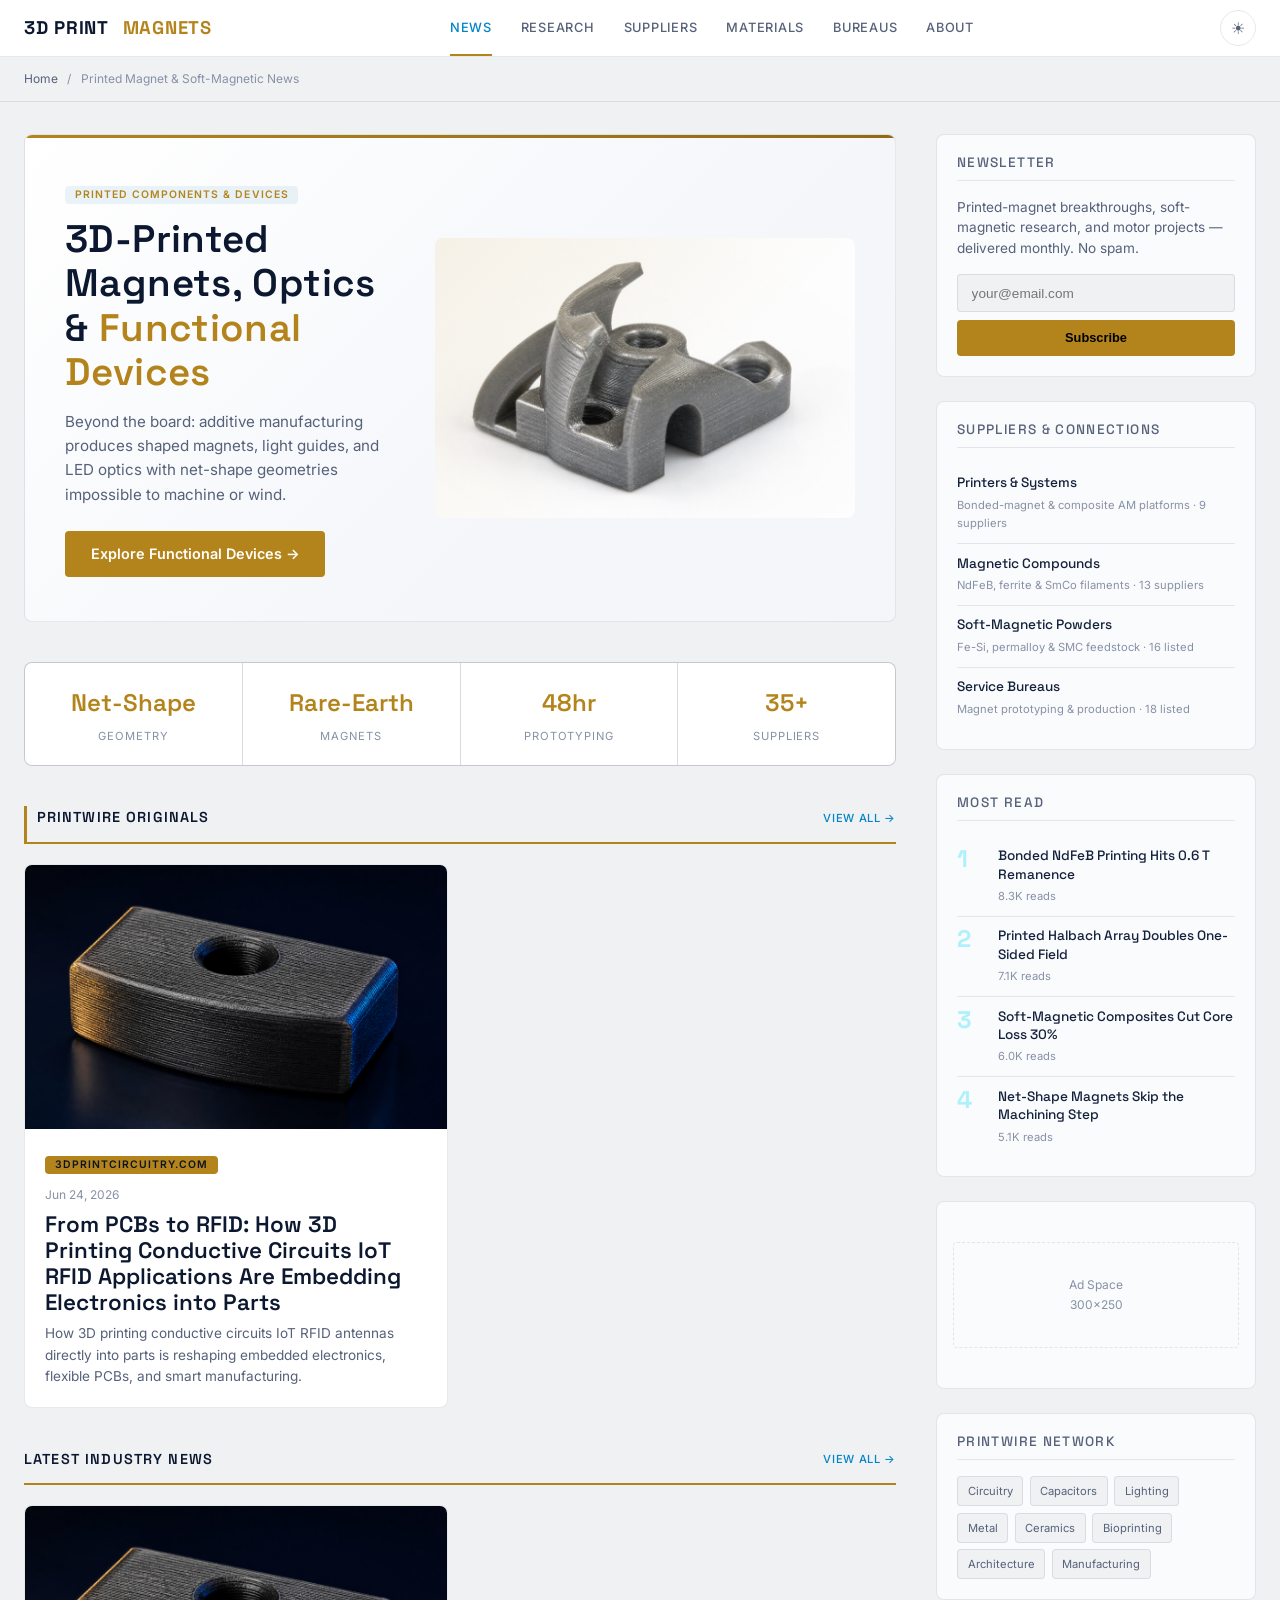
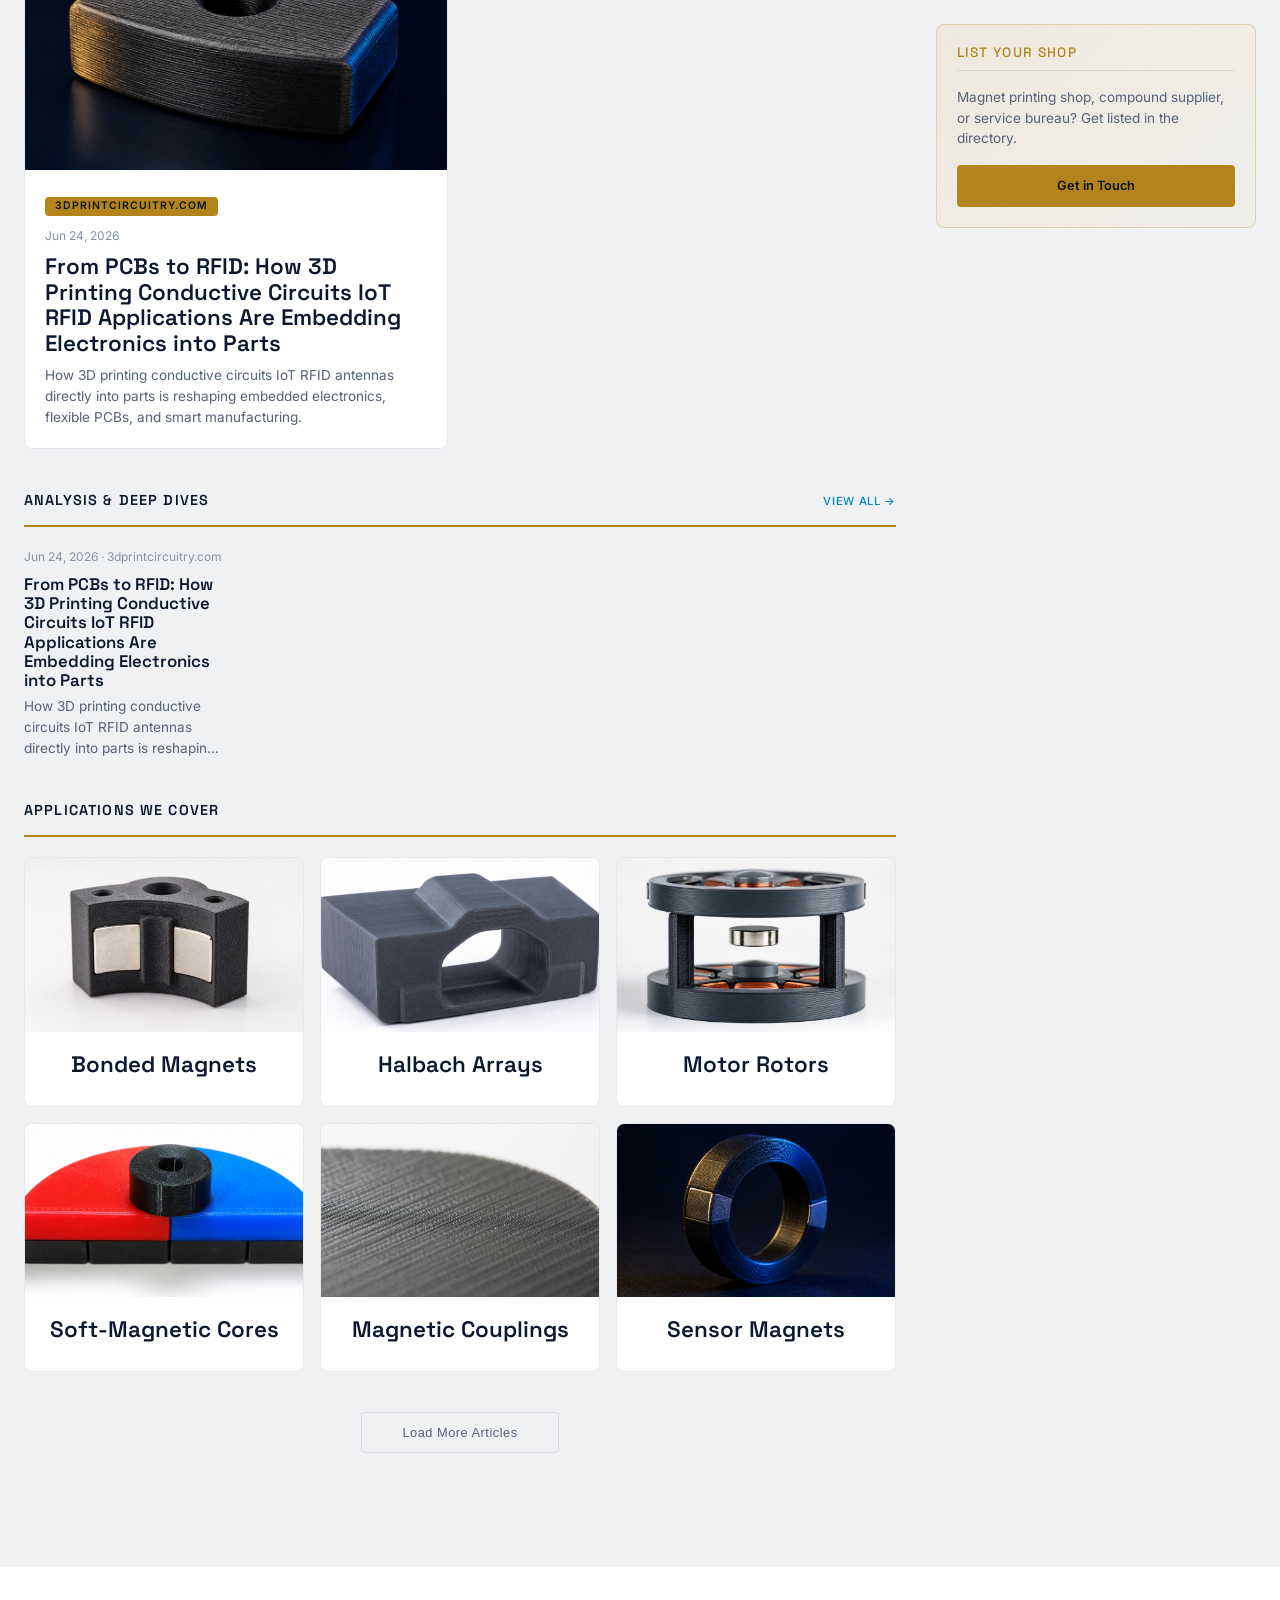
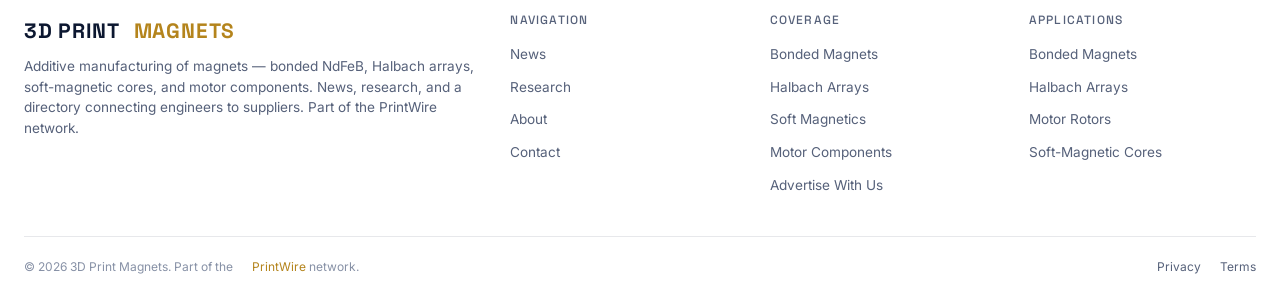
<file: static/index.html>
<!DOCTYPE html>
<html lang="en">
<head>
  <meta charset="UTF-8">
  <meta name="viewport" content="width=device-width, initial-scale=1.0">
  <meta name="description" content="3D Print Magnets: additive manufacturing of magnets — bonded NdFeB, Halbach arrays, soft-magnetic cores, and motor components. News, research, and a supplier directory.">
  <title>3D Print Magnets — Bonded &amp; Soft-Magnetic AM News &amp; Suppliers</title>
  <link rel="preconnect" href="https://fonts.googleapis.com">
  <link rel="preconnect" href="https://fonts.gstatic.com" crossorigin>
  <link href="https://fonts.googleapis.com/css2?family=Space+Grotesk:wght@500;600;700&family=Inter:wght@400;500;600&display=swap" rel="stylesheet">
  <link rel="stylesheet" href="css/editorial.css">
  <link rel="icon" type="image/svg+xml" href="/favicon.svg">
  <meta property="og:type" content="website">
  <meta property="og:title" content="3D Print Magnets — Bonded &amp; Soft-Magnetic AM News &amp; Suppliers">
  <meta property="og:description" content="3D Print Magnets: additive manufacturing of magnets — bonded NdFeB, Halbach arrays, soft-magnetic cores, and motor components. News, research, and a supplier directory.">
  <meta property="og:image" content="https://3dprintmagnets.com/images/mg01_hero_magnet.png">
  <meta property="og:url" content="https://3dprintmagnets.com/">
  <meta name="twitter:card" content="summary_large_image">
  <meta name="twitter:image" content="https://3dprintmagnets.com/images/mg01_hero_magnet.png">
</head>
<body>

<header class="ed-header">
  <div class="ed-header-inner">
    <a href="index.html" class="ed-logo">
      3D&nbsp;PRINT&nbsp;<span class="ed-logo-accent">MAGNETS</span>
    </a>
    <button class="ed-nav-toggle" aria-label="Menu" onclick="document.querySelector('.ed-nav').classList.toggle('open')">&#9776;</button>
    <nav class="ed-nav">
      <a href="index.html" class="active">News</a>
      <a href="/articles/">Research</a>
      <a href="#suppliers">Suppliers</a>
      <a href="#suppliers">Materials</a>
      <a href="#suppliers">Bureaus</a>
      <a href="about.html">About</a>
    </nav>
    <button class="ed-theme-toggle" id="themeToggle" aria-label="Toggle light/dark mode" title="Toggle light/dark mode">&#9790;</button>
  </div>
</header>

<div class="ed-breadcrumbs">
  <a href="index.html">Home</a> <span>/</span> Printed Magnet &amp; Soft-Magnetic News
</div>

<div class="ed-layout">
  <div class="ed-main">

    <article class="ed-hero-split">
      <div class="ed-hero-split-text">
        <span class="ed-badge">Printed Components & Devices</span>
        <h1>3D-Printed Magnets, Optics &amp; <span class="ed-logo-accent">Functional Devices</span></h1>
        <p class="ed-hero-excerpt">Beyond the board: additive manufacturing produces shaped magnets, light guides, and LED optics with net-shape geometries impossible to machine or wind.</p>
        <a href="/articles/" class="ed-hero-cta">Explore Functional Devices &rarr;</a>
      </div>
      <div class="ed-hero-visual">
        <img src="images/mg01_hero_magnet.png" alt="Printed Components & Devices">
      </div>
    </article>

    <div class="ed-stats">
      <div class="ed-stat"><div class="ed-stat-value">Net-Shape</div><div class="ed-stat-label">Geometry</div></div>
      <div class="ed-stat"><div class="ed-stat-value">Rare-Earth</div><div class="ed-stat-label">Magnets</div></div>
      <div class="ed-stat"><div class="ed-stat-value">48hr</div><div class="ed-stat-label">Prototyping</div></div>
      <div class="ed-stat"><div class="ed-stat-value">35+</div><div class="ed-stat-label">Suppliers</div></div>
    </div>

    <div class="ed-section-label" style="border-left:3px solid var(--accent);padding-left:0.6rem;">
      PrintWire Originals
      <a href="/articles/">View All &rarr;</a>
    </div>
    <div class="ed-card-grid" id="pwOriginals">
      <div style="grid-column:1/-1;text-align:center;padding:2rem;color:var(--text-faint);">Loading PrintWire articles…</div>
    </div>

    <div class="ed-section-label">
      Latest Industry News
      <a href="#">View All &rarr;</a>
    </div>
    <div class="ed-card-grid" id="newsGrid">
      <div style="grid-column: 1/-1; text-align:center; padding:2rem; color:var(--text-faint);">Loading latest news…</div>
    </div>

    <div class="ed-section-label">
      Analysis &amp; Deep Dives
      <a href="/articles/">View All &rarr;</a>
    </div>
    <div class="ed-list" id="pwDeepDives">
      <div style="padding:1.5rem;color:var(--text-faint);">Loading analysis…</div>
    </div>

    <div class="ed-section-label">
      Applications We Cover
    </div>
    <div class="ed-card-grid" style="grid-template-columns: repeat(3, 1fr); gap: 1rem; margin-bottom: 2.5rem;">
      <a href="#" class="ed-card" style="text-align:center;">
        <img class="ed-card-img" src="images/mg05_bonded_magnet.png" alt="Bonded Magnets">
        <div class="ed-card-body"><h3>Bonded Magnets</h3></div>
      </a>
      <a href="#" class="ed-card" style="text-align:center;">
        <img class="ed-card-img" src="images/mg06_field_shaping.png" alt="Halbach Arrays">
        <div class="ed-card-body"><h3>Halbach Arrays</h3></div>
      </a>
      <a href="#" class="ed-card" style="text-align:center;">
        <img class="ed-card-img" src="images/mg07_maglev.png" alt="Motor Rotors">
        <div class="ed-card-body"><h3>Motor Rotors</h3></div>
      </a>
      <a href="#" class="ed-card" style="text-align:center;">
        <img class="ed-card-img" src="images/mg08_sensor_magnet.png" alt="Soft-Magnetic Cores">
        <div class="ed-card-body"><h3>Soft-Magnetic Cores</h3></div>
      </a>
      <a href="#" class="ed-card" style="text-align:center;">
        <img class="ed-card-img" src="images/mg09_magnet_macro.png" alt="Magnetic Couplings">
        <div class="ed-card-body"><h3>Magnetic Couplings</h3></div>
      </a>
      <a href="#" class="ed-card" style="text-align:center;">
        <img class="ed-card-img" src="images/m08_sensor_ring.png" alt="Sensor Magnets">
        <div class="ed-card-body"><h3>Sensor Magnets</h3></div>
      </a>
    </div>

    <div class="ed-load-more">
      <button>Load More Articles</button>
    </div>

  </div>

  <aside class="ed-sidebar">

    <div class="ed-sidebar-block ed-newsletter">
      <h4>Newsletter</h4>
      <p>Printed-magnet breakthroughs, soft-magnetic research, and motor projects — delivered monthly. No spam.</p>
      <form action="https://api.web3forms.com/submit" method="POST" onsubmit="this.querySelector('button').textContent='Subscribed!';this.querySelector('button').disabled=true;">
        <input type="hidden" name="access_key" value="6f33053b-6d08-414b-9615-665f88c98da8">
        <input type="hidden" name="subject" value="Newsletter Signup — 3dprintmagnets.com">
        <input type="hidden" name="from_name" value="Newsletter Signup">
        <input type="email" name="email" placeholder="your@email.com" required>
        <button type="submit">Subscribe</button>
      </form>
    </div>

    <div class="ed-sidebar-block" id="suppliers">
      <h4>Suppliers &amp; Connections</h4>
      <div class="ed-popular-item">
        <div>
          <h3><a href="#">Printers &amp; Systems</a></h3>
          <div class="ed-popular-meta">Bonded-magnet &amp; composite AM platforms · 9 suppliers</div>
        </div>
      </div>
      <div class="ed-popular-item">
        <div>
          <h3><a href="#">Magnetic Compounds</a></h3>
          <div class="ed-popular-meta">NdFeB, ferrite &amp; SmCo filaments · 13 suppliers</div>
        </div>
      </div>
      <div class="ed-popular-item">
        <div>
          <h3><a href="#">Soft-Magnetic Powders</a></h3>
          <div class="ed-popular-meta">Fe-Si, permalloy &amp; SMC feedstock · 16 listed</div>
        </div>
      </div>
      <div class="ed-popular-item">
        <div>
          <h3><a href="#">Service Bureaus</a></h3>
          <div class="ed-popular-meta">Magnet prototyping &amp; production · 18 listed</div>
        </div>
      </div>
    </div>

    <div class="ed-sidebar-block">
      <h4>Most Read</h4>
      <div class="ed-popular-item">
        <span class="ed-popular-num">1</span>
        <div>
          <h3><a href="#">Bonded NdFeB Printing Hits 0.6 T Remanence</a></h3>
          <div class="ed-popular-meta">8.3K reads</div>
        </div>
      </div>
      <div class="ed-popular-item">
        <span class="ed-popular-num">2</span>
        <div>
          <h3><a href="#">Printed Halbach Array Doubles One-Sided Field</a></h3>
          <div class="ed-popular-meta">7.1K reads</div>
        </div>
      </div>
      <div class="ed-popular-item">
        <span class="ed-popular-num">3</span>
        <div>
          <h3><a href="#">Soft-Magnetic Composites Cut Core Loss 30%</a></h3>
          <div class="ed-popular-meta">6.0K reads</div>
        </div>
      </div>
      <div class="ed-popular-item">
        <span class="ed-popular-num">4</span>
        <div>
          <h3><a href="#">Net-Shape Magnets Skip the Machining Step</a></h3>
          <div class="ed-popular-meta">5.1K reads</div>
        </div>
      </div>
    </div>

    <div class="ed-sidebar-block" style="text-align:center; color: var(--text-faint); font-size: 0.75rem; padding: 2.5rem 1rem;">
      <div style="border: 1px dashed var(--border); border-radius: 4px; padding: 2rem 1rem;">
        Ad Space<br>300×250
      </div>
    </div>

    <div class="ed-sidebar-block">
      <h4>PrintWire Network</h4>
      <div class="ed-network-links">
        <a href="https://3dprintcircuitry.com">Circuitry</a>
        <a href="https://3dprintcapacitors.com">Capacitors</a>
        <a href="https://3dprintlight.com">Lighting</a>
        <a href="https://dmls3d.com">Metal</a>
        <a href="https://3dprintceramics.com">Ceramics</a>
        <a href="https://3dprinttissue.com">Bioprinting</a>
        <a href="https://3dprintarchitecture.com">Architecture</a>
        <a href="https://sendcutship.com">Manufacturing</a>
      </div>
    </div>

    <div class="ed-sidebar-block" style="background: linear-gradient(135deg, rgba(227,179,65,0.12), rgba(227,179,65,0.04)); border-color: var(--border-accent);">
      <h4 style="color: var(--accent);">List Your Shop</h4>
      <p style="font-size: 0.85rem; color: var(--text-dim); margin-bottom: 1rem; line-height: 1.5;">Magnet printing shop, compound supplier, or service bureau? Get listed in the directory.</p>
      <a href="contact.html" style="display:block;text-align:center;padding:0.65rem;background:var(--accent);border-radius:4px;color:#0B1220;font-weight:600;font-size:0.8rem;transition:background 0.25s;" onmouseover="this.style.background='var(--accent-dark)'" onmouseout="this.style.background='var(--accent)'">Get in Touch</a>
    </div>

  </aside>
</div>

<footer class="ed-footer">
  <div class="ed-footer-inner">
    <div class="ed-footer-brand">
      <div class="ed-logo" style="font-size:1.3rem; margin-bottom: 0.5rem;">3D&nbsp;PRINT&nbsp;<span class="ed-logo-accent">MAGNETS</span></div>
      <p>Additive manufacturing of magnets — bonded NdFeB, Halbach arrays, soft-magnetic cores, and motor components. News, research, and a directory connecting engineers to suppliers. Part of the PrintWire network.</p>
    </div>
    <div>
      <h4>Navigation</h4>
      <ul>
        <li><a href="index.html">News</a></li>
        <li><a href="/articles/">Research</a></li>
        <li><a href="about.html">About</a></li>
        <li><a href="contact.html">Contact</a></li>
      </ul>
    </div>
    <div>
      <h4>Coverage</h4>
      <ul>
        <li><a href="#">Bonded Magnets</a></li>
        <li><a href="#">Halbach Arrays</a></li>
        <li><a href="#">Soft Magnetics</a></li>
        <li><a href="#">Motor Components</a></li>
        <li><a href="advertise.html">Advertise With Us</a></li>
      </ul>
    </div>
    <div>
      <h4>Applications</h4>
      <ul>
        <li><a href="#">Bonded Magnets</a></li>
        <li><a href="#">Halbach Arrays</a></li>
        <li><a href="#">Motor Rotors</a></li>
        <li><a href="#">Soft-Magnetic Cores</a></li>
      </ul>
    </div>
  </div>
  <div class="ed-footer-bottom">
    <span>&copy; 2026 3D Print Magnets. Part of the <a href="https://3dprint.space" style="color:var(--accent);">PrintWire</a> network.</span>
    <span>
      <a href="#">Privacy</a>
      <a href="#">Terms</a>
    </span>
  </div>
</footer>

<script>
document.querySelector('.ed-nav-toggle')?.addEventListener('click', () => {
  document.querySelector('.ed-nav').classList.toggle('open');
});

(function() {
  const btn = document.getElementById('themeToggle');
  const root = document.documentElement;
  function setTheme(theme) {
    root.setAttribute('data-theme', theme);
    localStorage.setItem('ed-theme', theme);
    btn.innerHTML = theme === 'dark' ? '&#9790;' : '&#9728;';
    btn.title = theme === 'dark' ? 'Switch to light mode' : 'Switch to dark mode';
  }
  const saved = localStorage.getItem('ed-theme');
  setTheme(saved || 'light');
  btn.addEventListener('click', () => {
    const current = root.getAttribute('data-theme') || 'dark';
    setTheme(current === 'dark' ? 'light' : 'dark');
  });
})();

(function() {
  var grid = document.getElementById('newsGrid');
  var orig = document.getElementById('pwOriginals');

  var feeds = [
    { url: 'https://news.google.com/rss/search?q=3D+printed+magnet+additive+manufacturing&hl=en-US&gl=US&ceid=US:en', name: 'Google News' },
    { url: 'https://news.google.com/rss/search?q=bonded+NdFeB+printed+magnet+Halbach&hl=en-US&gl=US&ceid=US:en', name: 'Google News' },
    { url: 'https://news.google.com/rss/search?q=additive+manufacturing+electric+motor+magnet&hl=en-US&gl=US&ceid=US:en', name: 'Google News' },
    { url: 'https://3dprintingindustry.com/feed/', name: '3DPI' }
  ];

    function bestImg(item){
    var raw = '';
    var html = item.content || item.description || '';
    var m = html.match(/<img[^>]+src=["']([^"'>]+)["']/i);
    if (m) raw = m[1];
    if (!raw) raw = (item.enclosure && item.enclosure.link) || item.thumbnail || '';
    if (!raw) return '';
    var full = raw.replace(/-\d{2,4}x\d{2,4}(?=\.(jpg|jpeg|png|webp|gif)(\?|$))/i, '');
    return 'https://wsrv.nl/?url=' + encodeURIComponent(full) + '&w=800&h=534&fit=cover&a=attention&output=jpg&q=82';
  }
  var api = 'https://api.rss2json.com/v1/api.json?rss_url=';
  var rss = [];
  var localArts = [];
  var loaded = 0;
  var total = feeds.length;
  var fallbackImgs = ['images/m01_bonded_magnet.png','images/m02_halbach.png','images/m03_motor_rotor.png','images/m04_soft_core.png','images/m05_mag_lattice.png','images/m06_mag_coupling.png','images/m07_flux_guide.png','images/m08_sensor_ring.png','images/m09_field_lines.png'];

  function stripHtml(html) {
    var d = document.createElement('div'); d.innerHTML = html;
    return d.textContent || '';
  }
  function esc(s) {
    var d = document.createElement('div'); d.appendChild(document.createTextNode(s));
    return d.innerHTML;
  }
  function card(a, i) {
    var img = a.img || fallbackImgs[i % fallbackImgs.length];
    var fb = fallbackImgs[(i+1) % fallbackImgs.length];
    var open = a.local
      ? 'onclick="location.href=\'' + esc(a.link) + '\'"'
      : 'onclick="window.open(\'' + esc(a.link) + '\',\'_blank\',\'noopener\')"';
    var linkAttrs = a.local ? 'href="' + esc(a.link) + '"'
      : 'href="' + esc(a.link) + '" target="_blank" rel="noopener"';
    var badge = a.local
      ? '<span class="ed-badge" style="background:var(--accent);color:#0B1220;">' + esc(a.source) + '</span>'
      : '<span class="ed-badge">' + esc(a.source) + '</span>';
    return '<article class="ed-card" style="cursor:pointer" ' + open + '>' +
      '<img class="ed-card-img" src="' + esc(img) + '" alt="" loading="lazy" onerror="this.onerror=null;this.src=\'' + fb + '\'">' +
      '<div class="ed-card-body">' + badge +
        '<div class="ed-card-meta">' + esc(a.dateStr || '') + '</div>' +
        '<h3><a ' + linkAttrs + ' onclick="event.stopPropagation()">' + esc(a.title) + '</a></h3>' +
        '<p class="ed-card-excerpt">' + esc(a.desc) + '</p>' +
      '</div></article>';
  }

  var localReady = fetch('network.json', { cache: 'no-store' })
    .then(function(r){ return r.ok ? r.json() : []; })
    .then(function(items){
      (items || []).forEach(function(it, i){
        localArts.push({ title: it.title, link: it.url, desc: it.summary || '',
          date: it.iso, dateStr: it.date, source: (it.origin || 'PrintWire'), local: true,
          img: it.img || fallbackImgs[i % fallbackImgs.length] });
      });
      if (orig) {
        orig.innerHTML = localArts.length
          ? localArts.slice(0, 6).map(card).join('')
          : '<div style="grid-column:1/-1;padding:1.5rem;color:var(--text-faint);">New PrintWire articles will appear here as they publish.</div>';
      }
    })
    .catch(function(){ if (orig) orig.innerHTML = ''; });

  var timeout = setTimeout(finish, 8000);
  feeds.forEach(function(feed) {
    fetch(api + encodeURIComponent(feed.url))
      .then(function(r){ return r.json(); })
      .then(function(data){
        if (data.status === 'ok' && data.items) {
          data.items.forEach(function(item){
            rss.push({ title: item.title, link: item.link,
              desc: stripHtml(item.description).substring(0,140) + '…',
              date: item.pubDate, source: feed.name, local: false,
              img: bestImg(item) });
          });
        }
      })
      .catch(function(){})
      .then(function(){ loaded++; if (loaded === total) { clearTimeout(timeout); finish(); } });
  });

  var done = false;
  function finish(){ if (done) return; done = true; localReady.then(render); }
  function render(){
    if (!grid) return;
    var merged = localArts.concat(rss);
    merged.forEach(function(a){ if (!a.dateStr && a.date) a.dateStr = new Date(a.date).toLocaleDateString('en-US',{year:'numeric',month:'short',day:'numeric'}); });
    merged.sort(function(a,b){ return new Date(b.date) - new Date(a.date); });
    var top = merged.slice(0, 8);
    grid.innerHTML = top.length
      ? top.map(card).join('')
      : '<div style="grid-column:1/-1;text-align:center;padding:2rem;color:var(--text-faint);">Unable to load news.</div>';
  }
})();

// -- Analysis & Deep Dives: PrintWire catalog in list format --
(function(){
  var box = document.getElementById('pwDeepDives');
  if (!box) return;
  function esc(s){var d=document.createElement('div');d.appendChild(document.createTextNode(s==null?'':s));return d.innerHTML;}
  var empty = '<div style="padding:1.5rem;color:var(--text-faint);">In-depth analysis and deep dives are on the way — check back soon.</div>';
  fetch('network.json',{cache:'no-store'})
    .then(function(r){ return r.ok ? r.json() : []; })
    .then(function(items){
      items = (items || []).slice();
      items.sort(function(a,b){ return (b.iso||'').localeCompare(a.iso||''); });
      if (!items.length){ box.innerHTML = empty; return; }
      box.innerHTML = items.slice(0,8).map(function(a){
        var img = a.img ? '<img src="'+esc(a.img)+'" alt="" loading="lazy">' : '';
        var meta = esc(a.date||'') + (a.origin ? ' · '+esc(a.origin) : '');
        return '<article class="ed-list-item">'+img+'<div>'+
          '<div class="ed-card-meta">'+meta+'</div>'+
          '<h3><a href="'+esc(a.url)+'">'+esc(a.title)+'</a></h3>'+
          '<p class="ed-card-excerpt">'+esc(a.summary||'')+'</p>'+
          '</div></article>';
      }).join('');
    })
    .catch(function(){ box.innerHTML = empty; });
})();
</script>
</body>
</html>
</file>
<file: static/css/editorial.css>
/* ============================================
   3dprintmetal.com — Editorial Layout
   Inspired by 3dnatives.com, modernized
   ============================================ */

/* ── Shared Tokens ───────────────────────────── */
:root {
  --accent: #00a8cc;
  --accent-dark: #008fad;
  --accent-dim: rgba(0,168,204,0.12);
  --red: #e53e3e;
  --radius: 8px;
  --radius-sm: 4px;
  --font-display: 'Oswald', sans-serif;
  --font-body: 'Inter', sans-serif;
  --transition: 0.25s cubic-bezier(0.4,0,0.2,1);
}

/* ── Dark Mode (default) ─────────────────────── */
:root, [data-theme="dark"] {
  --bg: #08090f;
  --bg-surface: #0e1019;
  --bg-card: #141620;
  --bg-card-hover: #1a1d2e;
  --bg-sidebar: #0f1118;
  --text: #e2e4e8;
  --text-dim: #8a8f9d;
  --text-faint: #555a68;
  --heading: #ffffff;
  --border: rgba(255,255,255,0.06);
  --border-accent: rgba(0,168,204,0.2);
  --shadow: 0 1px 3px rgba(0,0,0,0.4);
  --shadow-hover: 0 8px 24px rgba(0,0,0,0.5);
  --header-bg: rgba(8,9,15,0.92);
  --badge-bg: rgba(0,168,204,0.12);
  --input-bg: #0a0b12;
}

/* ── Light Mode ──────────────────────────────── */
[data-theme="light"] {
  --accent: #0077a8;
  --accent-dark: #005f85;
  --accent-dim: rgba(0,119,168,0.08);
  --bg: #f5f6f8;
  --bg-surface: #ffffff;
  --bg-card: #ffffff;
  --bg-card-hover: #f0f1f3;
  --bg-sidebar: #fafbfc;
  --text: #2d3748;
  --text-dim: #5a6577;
  --text-faint: #8e96a4;
  --heading: #1a202c;
  --border: rgba(0,0,0,0.08);
  --border-accent: rgba(0,119,168,0.2);
  --shadow: 0 1px 3px rgba(0,0,0,0.06);
  --shadow-hover: 0 8px 24px rgba(0,0,0,0.1);
  --header-bg: rgba(255,255,255,0.95);
  --badge-bg: rgba(0,119,168,0.08);
  --input-bg: #f0f1f3;
}

/* System preference when no manual choice */
@media (prefers-color-scheme: light) {
  :root:not([data-theme]) {
    --accent: #0077a8;
    --accent-dark: #005f85;
    --accent-dim: rgba(0,119,168,0.08);
    --bg: #f5f6f8;
    --bg-surface: #ffffff;
    --bg-card: #ffffff;
    --bg-card-hover: #f0f1f3;
    --bg-sidebar: #fafbfc;
    --text: #2d3748;
    --text-dim: #5a6577;
    --text-faint: #8e96a4;
    --heading: #1a202c;
    --border: rgba(0,0,0,0.08);
    --border-accent: rgba(0,119,168,0.2);
    --shadow: 0 1px 3px rgba(0,0,0,0.06);
    --shadow-hover: 0 8px 24px rgba(0,0,0,0.1);
    --header-bg: rgba(255,255,255,0.95);
    --badge-bg: rgba(0,119,168,0.08);
    --input-bg: #f0f1f3;
  }
}

/* ── Reset ───────────────────────────────────── */
*,*::before,*::after { margin:0;padding:0;box-sizing:border-box; }
html { scroll-behavior:smooth; font-size:16px; }
body {
  font-family: var(--font-body);
  color: var(--text);
  background: var(--input-bg);
  line-height: 1.65;
  -webkit-font-smoothing: antialiased;
  overflow-x: hidden;
}
a { color: inherit; text-decoration: none; }
img { max-width: 100%; display: block; }

/* ── Typography ──────────────────────────────── */
h1,h2,h3,h4 { font-family: var(--font-display); font-weight: 600; line-height: 1.15; color: var(--heading); }
h1 { font-size: clamp(2rem, 5vw, 3rem); letter-spacing: 0.01em; }
h2 { font-size: clamp(1.5rem, 3.5vw, 2.2rem); }
h3 { font-size: clamp(1.1rem, 2vw, 1.4rem); }
h4 { font-size: 0.85rem; text-transform: uppercase; letter-spacing: 0.1em; color: var(--text-dim); font-weight: 500; }

/* ── Header ──────────────────────────────────── */
.ed-header {
  position: sticky; top: 0; z-index: 100;
  background: var(--header-bg);
  backdrop-filter: blur(16px);
  border-bottom: 1px solid var(--border);
}
.ed-header-inner {
  max-width: 1280px;
  margin: 0 auto;
  display: flex;
  align-items: center;
  justify-content: space-between;
  padding: 0 1.5rem;
  height: 56px;
}
.ed-logo {
  font-family: var(--font-display);
  font-size: 1.15rem;
  font-weight: 700;
  color: var(--heading);
  letter-spacing: 0.04em;
  display: flex; align-items: center; gap: 0.5rem;
}
.ed-logo-accent { color: var(--accent); }
.ed-nav { display: flex; gap: 0; align-items: center; }
.ed-nav a {
  padding: 0 0.9rem;
  font-size: 0.8rem;
  font-weight: 500;
  color: var(--text-dim);
  text-transform: uppercase;
  letter-spacing: 0.06em;
  transition: color var(--transition);
  line-height: 56px;
  position: relative;
}
.ed-nav a:hover, .ed-nav a.active { color: var(--heading); }
.ed-nav a.active::after {
  content: ''; position: absolute; bottom: 0; left: 0.9rem; right: 0.9rem;
  height: 2px; background: var(--accent);
}
.ed-nav-toggle {
  display: none; background: none; border: none; color: var(--text);
  font-size: 1.5rem; cursor: pointer; padding: 0.5rem;
}

/* Theme toggle */
.ed-theme-toggle {
  background: none; border: 1px solid var(--border);
  color: var(--text-dim); cursor: pointer;
  width: 36px; height: 36px;
  border-radius: 50%;
  display: flex; align-items: center; justify-content: center;
  font-size: 1rem;
  transition: all var(--transition);
  margin-left: 0.5rem;
  flex-shrink: 0;
}
.ed-theme-toggle:hover { border-color: var(--accent); color: var(--accent); }

/* ── Breadcrumbs ─────────────────────────────── */
.ed-breadcrumbs {
  max-width: 1280px; margin: 0 auto;
  padding: 0.75rem 1.5rem;
  font-size: 0.75rem;
  color: var(--text-faint);
  border-bottom: 1px solid var(--border);
}
.ed-breadcrumbs a { color: var(--text-dim); transition: color var(--transition); }
.ed-breadcrumbs a:hover { color: var(--accent); }
.ed-breadcrumbs span { margin: 0 0.4rem; }

/* ── Layout ──────────────────────────────────── */
.ed-layout {
  max-width: 1280px;
  margin: 0 auto;
  display: grid;
  grid-template-columns: 1fr 320px;
  gap: 2.5rem;
  padding: 2rem 1.5rem;
  align-items: start;
}
.ed-main { min-width: 0; }
.ed-sidebar { position: sticky; top: 72px; }

/* ── Hero / Featured Story ───────────────────── */
.ed-hero {
  margin-bottom: 2.5rem;
  position: relative;
  border-radius: var(--radius);
  overflow: hidden;
  background: var(--bg-card);
}
.ed-hero img {
  width: 100%;
  aspect-ratio: 16/8;
  object-fit: cover;
  display: block;
}
.ed-hero-overlay {
  position: absolute; inset: 0;
  background: linear-gradient(0deg, rgba(8,9,15,0.95) 0%, rgba(8,9,15,0.3) 50%, transparent 100%);
}
[data-theme="light"] .ed-hero-overlay {
  background: linear-gradient(0deg, rgba(245,246,248,0.97) 0%, rgba(245,246,248,0.4) 50%, transparent 100%);
}
.ed-hero-content {
  position: absolute;
  bottom: 0; left: 0; right: 0;
  padding: 2rem 2.5rem;
}
.ed-hero .ed-badge { margin-bottom: 0.75rem; }
.ed-hero h1 { margin-bottom: 0.5rem; }
.ed-hero h1 a { color: var(--heading); transition: color var(--transition); }
.ed-hero h1 a:hover { color: var(--accent); }
.ed-hero-meta {
  font-size: 0.8rem;
  color: var(--text-dim);
  display: flex; gap: 1rem; align-items: center;
}
.ed-hero-excerpt {
  margin-top: 0.75rem;
  font-size: 0.95rem;
  color: var(--text-dim);
  line-height: 1.6;
  max-width: 600px;
}

/* ── Badge / Tag ─────────────────────────────── */
.ed-badge {
  display: inline-block;
  font-size: 0.65rem;
  font-weight: 600;
  text-transform: uppercase;
  letter-spacing: 0.1em;
  padding: 0.25rem 0.6rem;
  border-radius: var(--radius-sm);
  background: var(--badge-bg);
  color: var(--accent);
  line-height: 1;
}
.ed-badge.red { background: rgba(255,68,68,0.12); color: var(--red); }

/* ── Section Label ───────────────────────────── */
.ed-section-label {
  font-family: var(--font-display);
  font-size: 0.9rem;
  font-weight: 600;
  text-transform: uppercase;
  letter-spacing: 0.08em;
  color: var(--heading);
  margin-bottom: 1.25rem;
  padding-bottom: 0.75rem;
  border-bottom: 2px solid var(--accent);
  display: flex;
  align-items: center;
  justify-content: space-between;
}
.ed-section-label a {
  font-family: var(--font-body);
  font-size: 0.7rem;
  font-weight: 500;
  color: var(--accent);
  text-transform: uppercase;
  letter-spacing: 0.06em;
}

/* ── Article Cards ───────────────────────────── */
.ed-card-grid {
  display: grid;
  grid-template-columns: repeat(2, 1fr);
  gap: 1.5rem;
  margin-bottom: 2.5rem;
}
.ed-card {
  background: var(--bg-card);
  border-radius: var(--radius);
  overflow: hidden;
  border: 1px solid var(--border);
  transition: transform var(--transition), box-shadow var(--transition), border-color var(--transition);
}
.ed-card:hover {
  transform: translateY(-2px);
  box-shadow: var(--shadow-hover);
  border-color: var(--border-accent);
}
.ed-card-img {
  aspect-ratio: 16/10;
  object-fit: cover;
  width: 100%;
}
.ed-card-body { padding: 1.25rem; }
.ed-card-body .ed-badge { margin-bottom: 0.65rem; }
.ed-card-body h3 { margin-bottom: 0.5rem; }
.ed-card-body h3 a { color: var(--heading); transition: color var(--transition); }
.ed-card-body h3 a:hover { color: var(--accent); }
.ed-card-meta {
  font-size: 0.75rem;
  color: var(--text-faint);
  margin-bottom: 0.5rem;
}
.ed-card-excerpt {
  font-size: 0.85rem;
  color: var(--text-dim);
  line-height: 1.55;
  display: -webkit-box;
  -webkit-line-clamp: 3;
  -webkit-box-orient: vertical;
  overflow: hidden;
}

/* ── Article List (compact) ──────────────────── */
.ed-list { display: flex; flex-direction: column; gap: 1.25rem; margin-bottom: 2.5rem; }
.ed-list-item {
  display: grid;
  grid-template-columns: 200px 1fr;
  gap: 1rem;
  padding-bottom: 1.25rem;
  border-bottom: 1px solid var(--border);
  align-items: start;
}
.ed-list-item:last-child { border-bottom: none; padding-bottom: 0; }
.ed-list-item img {
  aspect-ratio: 16/10;
  object-fit: cover;
  border-radius: var(--radius-sm);
  width: 100%;
}
.ed-list-item h3 { font-size: 1.05rem; margin-bottom: 0.35rem; }
.ed-list-item h3 a { color: var(--heading); transition: color var(--transition); }
.ed-list-item h3 a:hover { color: var(--accent); }

/* ── Sidebar ─────────────────────────────────── */
.ed-sidebar-block {
  background: var(--bg-sidebar);
  border: 1px solid var(--border);
  border-radius: var(--radius);
  padding: 1.25rem;
  margin-bottom: 1.5rem;
}
.ed-sidebar-block h4 {
  margin-bottom: 1rem;
  padding-bottom: 0.6rem;
  border-bottom: 1px solid var(--border);
}

/* Newsletter widget */
.ed-newsletter p { font-size: 0.85rem; color: var(--text-dim); margin-bottom: 1rem; line-height: 1.5; }
.ed-newsletter input[type="email"] {
  width: 100%;
  padding: 0.65rem 0.85rem;
  background: var(--input-bg);
  border: 1px solid var(--border);
  border-radius: var(--radius-sm);
  color: var(--text);
  font-size: 0.85rem;
  margin-bottom: 0.5rem;
  transition: border-color var(--transition);
}
.ed-newsletter input[type="email"]:focus { outline: none; border-color: var(--accent); }
.ed-newsletter button {
  width: 100%;
  padding: 0.65rem;
  background: var(--accent);
  border: none;
  border-radius: var(--radius-sm);
  color: #000;
  font-weight: 600;
  font-size: 0.8rem;
  cursor: pointer;
  transition: background var(--transition);
}
.ed-newsletter button:hover { background: var(--accent-dark); }

/* Popular posts widget */
.ed-popular-item {
  display: flex;
  gap: 0.75rem;
  padding: 0.65rem 0;
  border-bottom: 1px solid var(--border);
  align-items: start;
}
.ed-popular-item:last-child { border-bottom: none; }
.ed-popular-num {
  font-family: var(--font-display);
  font-size: 1.5rem;
  font-weight: 700;
  color: var(--accent-dim);
  line-height: 1;
  min-width: 1.8rem;
  color: rgba(0,217,255,0.3);
}
.ed-popular-item h3 { font-size: 0.85rem; font-weight: 500; line-height: 1.35; }
.ed-popular-item h3 a { color: var(--text); }
.ed-popular-item h3 a:hover { color: var(--accent); }
.ed-popular-meta { font-size: 0.7rem; color: var(--text-faint); margin-top: 0.2rem; }

/* Network links widget */
.ed-network-links { display: flex; flex-wrap: wrap; gap: 0.4rem; }
.ed-network-links a {
  font-size: 0.7rem;
  padding: 0.3rem 0.6rem;
  background: var(--input-bg);
  border: 1px solid var(--border);
  border-radius: var(--radius-sm);
  color: var(--text-dim);
  transition: all var(--transition);
}
.ed-network-links a:hover { border-color: var(--accent); color: var(--accent); }

/* ── Load More ───────────────────────────────── */
.ed-load-more {
  text-align: center;
  margin: 2rem 0;
}
.ed-load-more button {
  padding: 0.75rem 2.5rem;
  background: transparent;
  border: 1px solid var(--border);
  border-radius: var(--radius-sm);
  color: var(--text-dim);
  font-size: 0.8rem;
  font-weight: 500;
  cursor: pointer;
  letter-spacing: 0.04em;
  transition: all var(--transition);
}
.ed-load-more button:hover {
  border-color: var(--accent);
  color: var(--accent);
}

/* ── Stats Bar ───────────────────────────────── */
.ed-stats {
  display: grid;
  grid-template-columns: repeat(4, 1fr);
  gap: 1px;
  background: var(--border);
  border: 1px solid var(--border);
  border-radius: var(--radius);
  overflow: hidden;
  margin-bottom: 2.5rem;
}
.ed-stat {
  background: var(--bg-card);
  padding: 1.25rem;
  text-align: center;
}
.ed-stat-value {
  font-family: var(--font-display);
  font-size: 1.5rem;
  font-weight: 600;
  color: var(--accent);
}
.ed-stat-label {
  font-size: 0.7rem;
  text-transform: uppercase;
  letter-spacing: 0.08em;
  color: var(--text-faint);
  margin-top: 0.25rem;
}

/* ── Page Hero (inner pages) ─────────────────── */
.ed-page-hero {
  position: relative;
  border-radius: var(--radius);
  overflow: hidden;
  margin-bottom: 2.5rem;
  background: var(--bg-card);
}
.ed-page-hero img {
  width: 100%; aspect-ratio: 16/6; object-fit: cover;
}
.ed-page-hero-overlay {
  position: absolute; inset: 0;
  background: linear-gradient(0deg, rgba(8,9,15,0.9) 0%, rgba(8,9,15,0.4) 60%, transparent 100%);
}
[data-theme="light"] .ed-page-hero-overlay {
  background: linear-gradient(0deg, rgba(245,246,248,0.95) 0%, rgba(245,246,248,0.5) 60%, transparent 100%);
}
.ed-page-hero-content {
  position: absolute; bottom: 0; left: 0; right: 0;
  padding: 2rem 2.5rem;
}
.ed-page-hero h1 { margin-bottom: 0.5rem; }
.ed-page-hero p { color: var(--text-dim); font-size: 1rem; max-width: 600px; }

/* ── Content Sections ────────────────────────── */
.ed-content { max-width: 1280px; margin: 0 auto; padding: 0 1.5rem; }
.ed-content-narrow { max-width: 860px; margin: 0 auto; padding: 0 1.5rem; }
.ed-section { margin-bottom: 3rem; }
.ed-section p { color: var(--text-dim); line-height: 1.75; margin-bottom: 1rem; font-size: 0.95rem; }
.ed-section p:last-child { margin-bottom: 0; }

/* Two-column content block */
.ed-two-col {
  display: grid;
  grid-template-columns: 1fr 1fr;
  gap: 2.5rem;
  align-items: start;
  margin-bottom: 2.5rem;
}
.ed-two-col img { border-radius: var(--radius); width: 100%; }

/* Content cards (mission, values, etc.) */
.ed-content-card {
  background: var(--bg-card);
  border: 1px solid var(--border);
  border-radius: var(--radius);
  padding: 1.75rem;
  transition: border-color var(--transition);
}
.ed-content-card:hover { border-color: var(--border-accent); }
.ed-content-card h3 { margin-bottom: 0.75rem; font-size: 1.15rem; }
.ed-content-card p { margin-bottom: 0; }
.ed-content-card .ed-icon {
  font-size: 1.5rem; margin-bottom: 0.75rem; display: block;
}
.ed-grid-2 { display: grid; grid-template-columns: 1fr 1fr; gap: 1.5rem; margin-bottom: 2.5rem; }
.ed-grid-3 { display: grid; grid-template-columns: repeat(3, 1fr); gap: 1.5rem; margin-bottom: 2.5rem; }
.ed-grid-4 { display: grid; grid-template-columns: repeat(4, 1fr); gap: 1.25rem; margin-bottom: 2.5rem; }

/* Service detail cards */
.ed-service-detail {
  display: grid;
  grid-template-columns: 280px 1fr;
  gap: 1.5rem;
  background: var(--bg-card);
  border: 1px solid var(--border);
  border-radius: var(--radius);
  overflow: hidden;
  margin-bottom: 1.25rem;
  transition: border-color var(--transition);
}
.ed-service-detail:hover { border-color: var(--border-accent); }
.ed-service-detail img { width: 100%; height: 100%; object-fit: cover; }
.ed-service-detail-body { padding: 1.5rem 1.5rem 1.5rem 0; }
.ed-service-detail-body h3 { margin-bottom: 0.5rem; }

/* Timeline */
.ed-timeline { position: relative; padding-left: 2.5rem; margin-bottom: 2.5rem; }
.ed-timeline::before {
  content: ''; position: absolute; left: 0.75rem; top: 0; bottom: 0;
  width: 2px; background: var(--border);
}
.ed-timeline-step {
  position: relative; margin-bottom: 2rem; padding-bottom: 0;
}
.ed-timeline-step:last-child { margin-bottom: 0; }
.ed-timeline-num {
  position: absolute; left: -2.5rem; top: 0;
  width: 1.5rem; height: 1.5rem;
  background: var(--accent);
  color: #000;
  border-radius: 50%;
  font-size: 0.7rem;
  font-weight: 700;
  display: flex; align-items: center; justify-content: center;
}
.ed-timeline-step h3 { font-size: 1.05rem; margin-bottom: 0.35rem; }

/* Forms */
.ed-form { max-width: 100%; }
.ed-form-group { margin-bottom: 1rem; }
.ed-form-group label {
  display: block; font-size: 0.8rem; font-weight: 500;
  color: var(--text-dim); margin-bottom: 0.35rem;
}
.ed-form-group .required { color: var(--red); }
.ed-form-group input, .ed-form-group textarea, .ed-form-group select {
  width: 100%;
  padding: 0.7rem 0.9rem;
  background: var(--input-bg);
  border: 1px solid var(--border);
  border-radius: var(--radius-sm);
  color: var(--text);
  font-family: var(--font-body);
  font-size: 0.9rem;
  transition: border-color var(--transition);
}
.ed-form-group input:focus, .ed-form-group textarea:focus, .ed-form-group select:focus {
  outline: none; border-color: var(--accent);
}
.ed-form-group textarea { resize: vertical; }
.ed-form-submit {
  padding: 0.75rem 2rem;
  background: var(--accent);
  border: none;
  border-radius: var(--radius-sm);
  color: #000;
  font-weight: 600;
  font-size: 0.9rem;
  cursor: pointer;
  transition: background var(--transition);
}
.ed-form-submit:hover { background: var(--accent-dark); }

/* CTA Banner */
.ed-cta-banner {
  background: var(--bg-card);
  border: 1px solid var(--border-accent);
  border-radius: var(--radius);
  padding: 2.5rem;
  text-align: center;
  margin-bottom: 2.5rem;
}
.ed-cta-banner h2 { margin-bottom: 0.5rem; }
.ed-cta-banner p { color: var(--text-dim); margin-bottom: 1.25rem; max-width: 500px; margin-left: auto; margin-right: auto; }
.ed-cta-banner a {
  display: inline-block;
  padding: 0.75rem 2rem;
  background: var(--accent);
  color: #000;
  font-weight: 600;
  border-radius: var(--radius-sm);
  transition: background var(--transition);
}
.ed-cta-banner a:hover { background: var(--accent-dark); }

/* Package cards (advertise) */
.ed-package {
  background: var(--bg-card);
  border: 1px solid var(--border);
  border-radius: var(--radius);
  padding: 1.75rem;
  transition: border-color var(--transition);
}
.ed-package:hover { border-color: var(--border-accent); }
.ed-package h3 { margin-bottom: 0.5rem; }
.ed-package .ed-price {
  font-family: var(--font-display);
  font-size: 1.8rem; font-weight: 600;
  color: var(--accent); margin-bottom: 1rem;
}
.ed-package .ed-price span { font-size: 0.9rem; color: var(--text-faint); }
.ed-package ul {
  list-style: none; padding: 0;
}
.ed-package li {
  font-size: 0.85rem; color: var(--text-dim);
  padding: 0.4rem 0;
  border-bottom: 1px solid var(--border);
  padding-left: 1.2rem;
  position: relative;
}
.ed-package li:last-child { border-bottom: none; }
.ed-package li::before {
  content: '\2713'; position: absolute; left: 0;
  color: var(--accent); font-size: 0.75rem;
}

/* Contact info cards */
.ed-info-card {
  display: flex; gap: 1rem; align-items: start;
  padding: 1rem;
  background: var(--bg-card);
  border: 1px solid var(--border);
  border-radius: var(--radius);
}
.ed-info-card .ed-icon { font-size: 1.5rem; flex-shrink: 0; }
.ed-info-card h4 { font-size: 0.8rem; margin-bottom: 0.25rem; }
.ed-info-card p { font-size: 0.85rem; color: var(--text-dim); margin: 0; }

/* Materials list */
.ed-materials-list { list-style: none; padding: 0; }
.ed-materials-list li {
  padding: 0.5rem 0;
  border-bottom: 1px solid var(--border);
  font-size: 0.9rem;
  color: var(--text-dim);
  padding-left: 1.2rem;
  position: relative;
}
.ed-materials-list li::before {
  content: ''; position: absolute; left: 0; top: 50%;
  width: 6px; height: 6px; border-radius: 50%;
  background: var(--accent); transform: translateY(-50%);
}

@media (max-width: 768px) {
  .ed-two-col { grid-template-columns: 1fr; }
  .ed-grid-2, .ed-grid-3, .ed-grid-4 { grid-template-columns: 1fr; }
  .ed-service-detail { grid-template-columns: 1fr; }
  .ed-service-detail img { aspect-ratio: 16/9; }
  .ed-service-detail-body { padding: 1.25rem; }
  .ed-page-hero-content { padding: 1.5rem; }
}

/* ── Footer ──────────────────────────────────── */
.ed-footer {
  background: var(--bg-surface);
  border-top: 1px solid var(--border);
  padding: 3rem 1.5rem 1.5rem;
  margin-top: 3rem;
}
.ed-footer-inner {
  max-width: 1280px;
  margin: 0 auto;
  display: grid;
  grid-template-columns: 2fr 1fr 1fr 1fr;
  gap: 2rem;
}
.ed-footer-brand p { font-size: 0.85rem; color: var(--text-dim); margin-top: 0.5rem; line-height: 1.5; }
.ed-footer h4 { font-size: 0.75rem; margin-bottom: 0.75rem; }
.ed-footer ul { list-style: none; }
.ed-footer li { margin-bottom: 0.4rem; }
.ed-footer li a { font-size: 0.85rem; color: var(--text-dim); transition: color var(--transition); }
.ed-footer li a:hover { color: var(--accent); }
.ed-footer-bottom {
  max-width: 1280px;
  margin: 2rem auto 0;
  padding-top: 1.25rem;
  border-top: 1px solid var(--border);
  font-size: 0.75rem;
  color: var(--text-faint);
  display: flex;
  justify-content: space-between;
  align-items: center;
}
.ed-footer-bottom a { color: var(--text-dim); margin-left: 1rem; }
.ed-footer-bottom a:hover { color: var(--accent); }

/* ── Responsive ──────────────────────────────── */
@media (max-width: 1024px) {
  .ed-layout { grid-template-columns: 1fr; }
  .ed-sidebar { position: static; }
}
@media (max-width: 768px) {
  .ed-card-grid { grid-template-columns: 1fr; }
  .ed-list-item { grid-template-columns: 140px 1fr; }
  .ed-hero-content { padding: 1.5rem; }
  .ed-hero h1 { font-size: 1.5rem; }
  .ed-footer-inner { grid-template-columns: 1fr 1fr; }
  .ed-stats { grid-template-columns: repeat(2, 1fr); }
  .ed-nav { display: none; }
  .ed-nav.open { display: flex; flex-direction: column; position: absolute; top: 56px; left: 0; right: 0; background: var(--bg); border-bottom: 1px solid var(--border); padding: 0.5rem 0; }
  .ed-nav.open a { line-height: 2.5; padding: 0 1.5rem; }
  .ed-nav-toggle { display: block; }
}
@media (max-width: 480px) {
  .ed-list-item { grid-template-columns: 1fr; }
  .ed-list-item img { aspect-ratio: 16/9; }
  .ed-footer-inner { grid-template-columns: 1fr; }
  .ed-hero-excerpt { display: none; }
}

/* ── Circuit scheme (electronics): dark navy default + light toggle, GOLD accent + ELECTRIC-BLUE links ── */
:root { --font-display: 'Space Grotesk', sans-serif; --font-body: 'Inter', sans-serif; }
:root, [data-theme="dark"] {
  --accent: #E3B341; --accent-dark: #C79A2E; --accent-dim: rgba(227,179,65,0.14); --link: #38BDF8;
  --bg: #0B1220; --bg-surface: #131C2E; --bg-card: #16213A; --bg-card-hover: #1B2942;
  --bg-sidebar: #0E1728; --text: #E8EEF7; --text-dim: #93A1B8; --text-faint: #5B6A82;
  --heading: #FFFFFF; --border: rgba(255,255,255,0.08); --border-accent: rgba(227,179,65,0.28);
}
[data-theme="light"] {
  --accent: #B4841C; --accent-dark: #916A12; --accent-dim: rgba(180,132,28,0.10); --link: #0284C7;
  --bg: #F4F6FA; --bg-surface: #FFFFFF; --bg-card: #FFFFFF; --bg-card-hover: #EDF1F7;
  --bg-sidebar: #FAFBFD; --text: #14213B; --text-dim: #56617A; --text-faint: #8791A6;
  --heading: #0C1730; --border: rgba(20,33,59,0.10); --border-accent: rgba(180,132,28,0.28);
}
@media (prefers-color-scheme: light) { :root:not([data-theme]) {
  --accent: #B4841C; --accent-dark: #916A12; --link: #0284C7; --bg: #F4F6FA; --bg-surface: #FFFFFF;
  --bg-card: #FFFFFF; --text: #14213B; --text-dim: #56617A; --heading: #0C1730; --border: rgba(20,33,59,0.10);
} }
/* dual accent: gold structure, electric-blue links & mouse-over highlights */
.ed-section-label a,
.ed-breadcrumbs a:hover, .ed-hero h1 a:hover,
.ed-card-body h3 a:hover, .ed-list-item h3 a:hover, .ed-popular-item h3 a:hover,
.ed-footer li a:hover, .ed-footer-bottom a:hover { color: var(--link) !important; }
.ed-nav a:hover, .ed-nav a.active { color: var(--link) !important; }
.ed-network-links a:hover, .ed-theme-toggle:hover { border-color: var(--link) !important; color: var(--link) !important; }

/* variant: two-column split hero */
.ed-hero-split {
  display: grid;
  grid-template-columns: 1fr 420px;
  gap: 2.5rem;
  align-items: center;
  background: linear-gradient(135deg, var(--bg-card) 0%, var(--bg) 65%);
  border: 1px solid var(--border);
  border-radius: var(--radius);
  padding: 2.75rem 2.5rem;
  margin-bottom: 2.5rem;
  position: relative;
  overflow: hidden;
}
.ed-hero-split::before {
  content: ''; position: absolute; top: 0; left: 0; right: 0; height: 3px;
  background: linear-gradient(90deg, var(--accent), var(--accent-dark));
}
.ed-hero-split h1 { font-size: 2.4rem; line-height: 1.15; margin: 0.75rem 0 0.5rem; }
.ed-hero-split .ed-hero-excerpt { max-width: none; margin-top: 1rem; }
.ed-hero-cta {
  display: inline-block; margin-top: 1.5rem;
  padding: 0.7rem 1.6rem; border-radius: var(--radius-sm);
  background: var(--accent); color: #fff; font-weight: 600; font-size: 0.9rem;
  transition: transform var(--transition), box-shadow var(--transition);
}
.ed-hero-cta:hover { transform: translateY(-2px); box-shadow: 0 6px 20px var(--accent-dim); }
.ed-hero-visual {
  position: relative; border-radius: var(--radius); overflow: hidden; aspect-ratio: 3/2;
}
.ed-hero-visual img { width: 100%; height: 100%; object-fit: cover; display: block; }
.ed-hero-visual::after {
  content: ''; position: absolute; inset: 0;
  background: linear-gradient(135deg, var(--accent-dim) 0%, transparent 60%);
}
@media (max-width: 768px) {
  .ed-hero-split { grid-template-columns: 1fr; padding: 1.75rem 1.5rem; }
  .ed-hero-split h1 { font-size: 1.7rem; }
  .ed-hero-visual { order: -1; }
}
</file>
